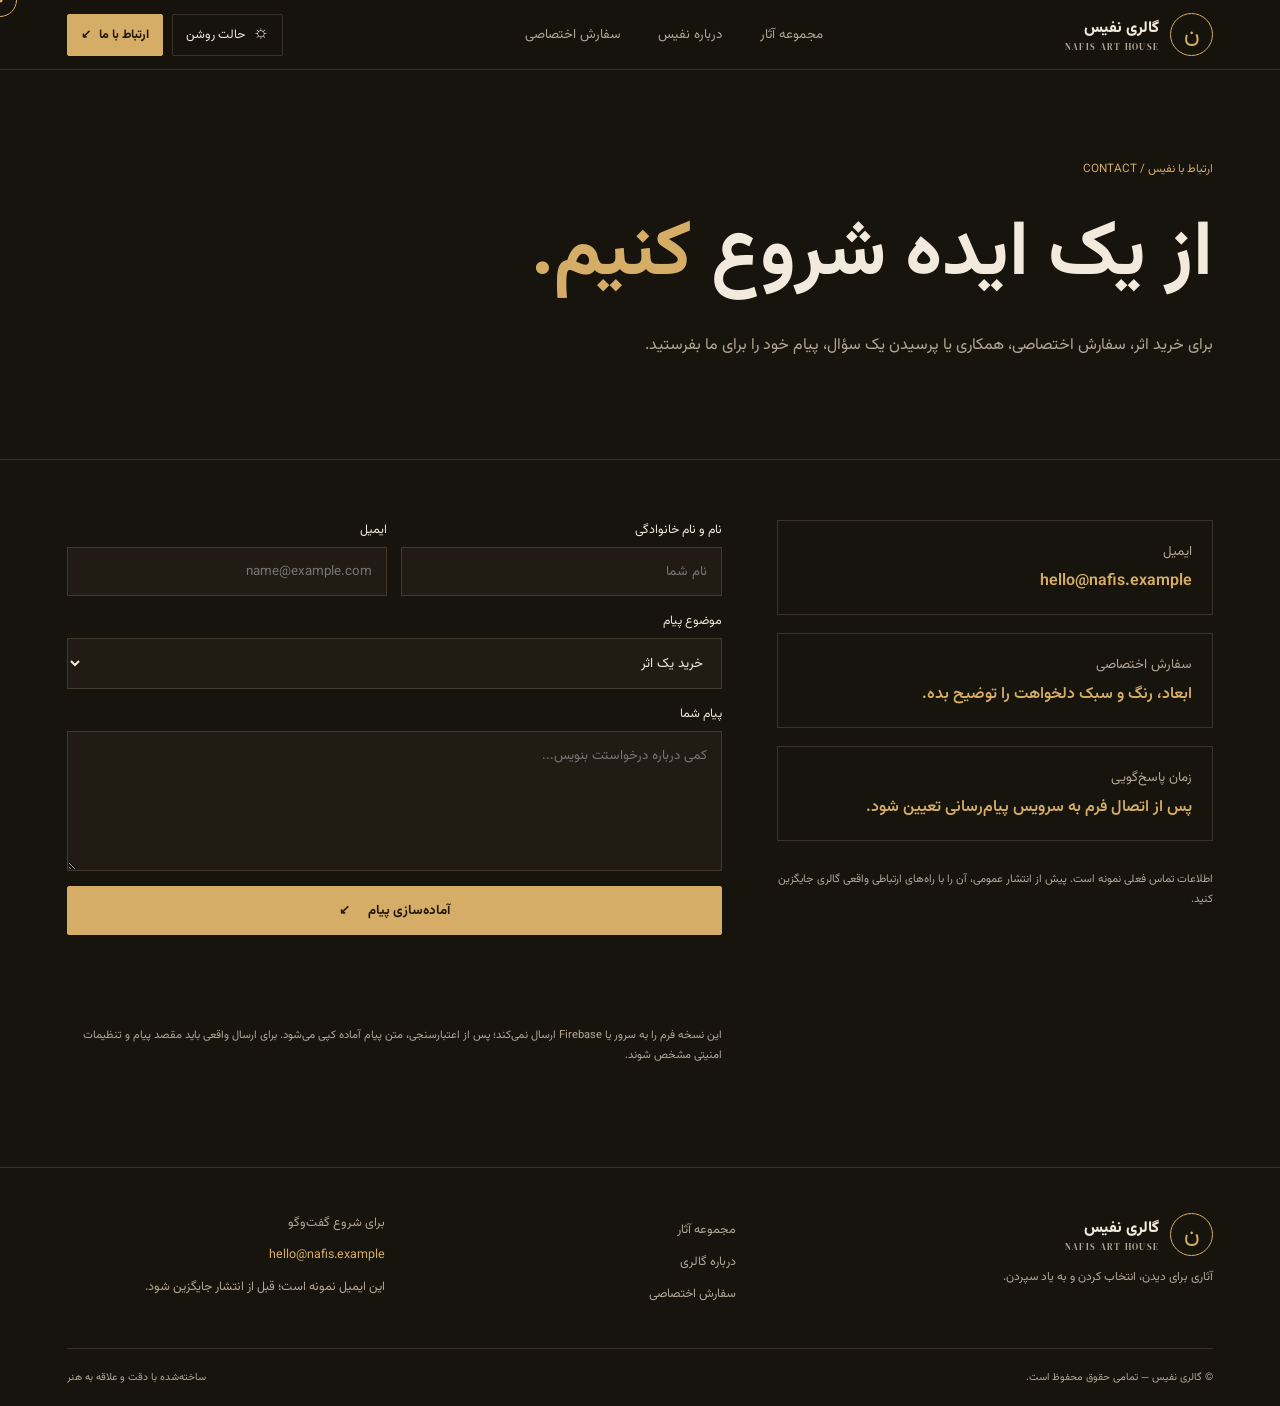
<file: pages/contact.html>
<!doctype html><html lang="fa" dir="rtl" data-theme="dark"><head><meta charset="utf-8"><meta name="viewport" content="width=device-width,initial-scale=1"><meta name="theme-color" content="#17130d"><title>ارتباط و سفارش | گالری نفیس</title><link rel="preconnect" href="https://fonts.googleapis.com"><link href="https://fonts.googleapis.com/css2?family=DM+Serif+Display&family=Vazirmatn:wght@400;500;600;700;800&display=swap" rel="stylesheet"><link rel="stylesheet" href="../assets/css/main.css"><script>try{let t=localStorage.getItem('nafis-theme');if(t)document.documentElement.dataset.theme=t}catch(e){}</script></head><body><div class="cursor-dot" data-cursor-dot></div><div class="cursor-outline" data-cursor-outline></div><header data-site-header></header><main><section class="page-hero wrap"><p class="eyebrow">ارتباط با نفیس / CONTACT</p><h1>از یک ایده شروع <em>کنیم.</em></h1><p>برای خرید اثر، سفارش اختصاصی، همکاری یا پرسیدن یک سؤال، پیام خود را برای ما بفرستید.</p></section><section class="page-content wrap"><div class="contact-layout"><aside class="contact-details reveal"><div class="contact-detail"><small>ایمیل</small><strong>hello@nafis.example</strong></div><div class="contact-detail"><small>سفارش اختصاصی</small><strong>ابعاد، رنگ و سبک دلخواهت را توضیح بده.</strong></div><div class="contact-detail"><small>زمان پاسخ‌گویی</small><strong>پس از اتصال فرم به سرویس پیام‌رسانی تعیین شود.</strong></div><p class="form-note">اطلاعات تماس فعلی نمونه است. پیش از انتشار عمومی، آن را با راه‌های ارتباطی واقعی گالری جایگزین کنید.</p></aside><form class="contact-form reveal" id="contact-form"><div class="form-row"><div class="field"><label for="name">نام و نام خانوادگی</label><input id="name" name="name" autocomplete="name" required placeholder="نام شما"></div><div class="field"><label for="email">ایمیل</label><input id="email" name="email" type="email" autocomplete="email" required placeholder="name@example.com"></div></div><div class="field"><label for="subject">موضوع پیام</label><select id="subject" name="subject"><option>خرید یک اثر</option><option>سفارش اختصاصی</option><option>همکاری</option><option>سایر موارد</option></select></div><div class="field"><label for="message">پیام شما</label><textarea id="message" name="message" required minlength="10" placeholder="کمی درباره درخواستت بنویس..."></textarea></div><button class="button button-gold" type="submit">آماده‌سازی پیام <span>↙</span></button><p class="form-status" id="form-status" role="status" aria-live="polite"></p><p class="form-note">این نسخه فرم را به سرور یا Firebase ارسال نمی‌کند؛ پس از اعتبارسنجی، متن پیام آماده کپی می‌شود. برای ارسال واقعی باید مقصد پیام و تنظیمات امنیتی مشخص شوند.</p></form></div></section></main><footer data-site-footer></footer><script src="../assets/js/components.js" defer></script><script src="../assets/js/main.js" defer></script><script src="../assets/js/contact.js" defer></script></body></html>
</file>
<file: assets/css/main.css>
/* Nafis Art House — design system */
:root{color-scheme:dark;--bg:#17130d;--surface:#211b13;--surface-2:#2a2319;--text:#f2eadc;--muted:#b3a795;--line:rgba(238,218,183,.16);--gold:#d5ad66;--gold-strong:#e6c581;--pad:clamp(20px,5.2vw,84px);--max:1440px;--shadow:0 24px 80px rgba(0,0,0,.24);font-family:"Vazirmatn",sans-serif}
:root[data-theme="light"]{color-scheme:light;--bg:#f4f0e7;--surface:#fffdf8;--surface-2:#e9e1d3;--text:#272117;--muted:#706657;--line:rgba(64,48,25,.17);--gold:#94702e;--gold-strong:#75551e;--shadow:0 24px 70px rgba(70,53,28,.12)}
*{box-sizing:border-box}html{scroll-behavior:smooth;scroll-padding-top:90px}body{margin:0;background:var(--bg);color:var(--text);overflow-x:hidden;transition:background .25s,color .25s}body,button,input,textarea,select{font-family:"Vazirmatn",sans-serif}button,a{-webkit-tap-highlight-color:transparent}a{color:inherit;text-decoration:none}button{color:inherit}img{display:block;max-width:100%}button:focus-visible,a:focus-visible,input:focus-visible,textarea:focus-visible{outline:2px solid var(--gold);outline-offset:4px}.wrap{width:min(100%,var(--max));margin-inline:auto;padding-inline:var(--pad)}.section-pad{padding-top:100px;padding-bottom:90px}.skip-link{position:fixed;top:-100px;right:15px;z-index:1000;padding:12px;background:var(--gold);color:#21180a}.skip-link:focus{top:15px}
.site-header{position:sticky;top:0;z-index:100;display:flex;align-items:center;justify-content:space-between;gap:24px;padding:13px var(--pad);background:color-mix(in srgb,var(--bg) 88%,transparent);backdrop-filter:blur(18px);border-bottom:1px solid var(--line)}.brand{display:inline-flex;align-items:center;gap:11px;flex-shrink:0}.brand-mark{display:grid;place-items:center;width:43px;height:43px;border:1px solid var(--gold);border-radius:50%;color:var(--gold);font-size:1.45rem}.brand-copy{display:grid;gap:1px}.brand-copy strong{font-size:.97rem;font-weight:800}.brand-copy small{font-family:"DM Serif Display",serif;font-size:.55rem;letter-spacing:.15em;color:var(--muted);direction:ltr;text-align:right}.desktop-nav{display:flex;align-items:center;gap:clamp(18px,3vw,42px);font-size:.83rem;color:var(--muted)}.desktop-nav a,.footer-links a{transition:color .2s}.desktop-nav a:hover,.footer-links a:hover{color:var(--gold)}.header-actions{display:flex;align-items:center;gap:9px}.theme-toggle,.header-contact,.menu-toggle{min-height:42px;border:1px solid var(--line);background:transparent;border-radius:2px;display:inline-flex;align-items:center;justify-content:center;gap:8px;padding:0 13px;cursor:pointer;font-size:.78rem;white-space:nowrap}.theme-toggle:hover,.header-contact:hover{border-color:var(--gold);color:var(--gold)}.theme-icon{font-size:1.15rem;line-height:1}.header-contact{background:var(--gold);border-color:var(--gold);color:#21180a;font-weight:700}.header-contact:hover{background:var(--gold-strong);color:#21180a}.menu-toggle{display:none;width:42px;padding:0;flex-direction:column;gap:5px}.menu-toggle span{width:17px;height:1.5px;background:var(--text);transition:transform .2s}.menu-toggle[aria-expanded=true] span:first-child{transform:translateY(3.25px) rotate(45deg)}.menu-toggle[aria-expanded=true] span:last-child{transform:translateY(-3.25px) rotate(-45deg)}.mobile-menu{position:sticky;top:69px;z-index:99;padding:10px var(--pad) 17px;background:var(--surface);border-bottom:1px solid var(--line)}.mobile-menu[hidden]{display:none}.mobile-menu a{display:block;padding:13px 4px;border-bottom:1px solid var(--line);font-size:.94rem}.mobile-menu a:last-child{border:0}
.eyebrow{display:flex;align-items:center;gap:10px;margin:0 0 20px;color:var(--gold);font-size:.73rem}.eyebrow>span{display:inline-block;width:23px;height:1px;background:var(--gold)}.hero{position:relative;min-height:650px;display:grid;grid-template-columns:minmax(0,1fr) minmax(300px,.86fr);align-items:center;gap:clamp(32px,6vw,90px);padding-top:75px;padding-bottom:105px}.hero-copy{position:relative;z-index:2;max-width:690px}.hero h1{margin:0;font-size:clamp(2.7rem,5.6vw,5.7rem);font-weight:800;line-height:1.42;letter-spacing:-.055em}.hero h1 em,.section-heading h2 em,.manifesto-copy h2 em,.custom-copy h2 em,.page-hero h1 em{color:var(--gold);font-style:normal}.hero-description{max-width:550px;margin:22px 0 0;color:var(--muted);font-size:1rem;line-height:2.15}.hero-actions{display:flex;flex-wrap:wrap;gap:12px;margin-top:30px}.button{min-height:49px;padding:0 20px;display:inline-flex;align-items:center;justify-content:center;gap:18px;border:1px solid var(--line);border-radius:2px;font-size:.83rem;font-weight:700;transition:transform .2s,background .2s,border-color .2s}.button:hover{transform:translateY(-2px)}.button-gold{background:var(--gold);border-color:var(--gold);color:#21180a}.button-gold:hover{background:var(--gold-strong)}.button-quiet{color:var(--text)}.button-quiet:hover{border-color:var(--gold)}.hero-meta{display:flex;align-items:center;gap:14px;margin-top:44px;color:var(--muted);font-size:.67rem}.hero-meta i,.hero-bottom i{display:inline-block;width:48px;height:1px;background:var(--gold);opacity:.7}.hero-art{position:relative;min-width:0;min-height:460px;display:grid;place-items:center}.hero-art-frame{position:relative;width:min(82%,410px);height:455px;padding:9px;border:1px solid var(--line);background:var(--surface);transform:rotate(-3deg);box-shadow:var(--shadow);z-index:1;will-change:transform}.hero-art-frame:before{content:"";position:absolute;inset:16px;border:1px solid rgba(255,255,255,.2);pointer-events:none;z-index:2}.hero-art-frame img{width:100%;height:100%;object-fit:cover}.art-stamp{position:absolute;top:10%;right:0;z-index:3;display:flex;align-items:center;justify-content:center;gap:7px;width:95px;height:95px;border-radius:50%;background:var(--gold);color:#241a0c;transform:rotate(8deg)}.art-stamp strong{font-family:"DM Serif Display",serif;font-size:1.8rem}.art-stamp small{font-size:.45rem;line-height:1.4;direction:ltr}.hero-note{position:absolute;bottom:9%;left:0;z-index:3;display:grid;gap:5px;min-width:185px;padding:16px 20px;background:var(--surface);border:1px solid var(--line);box-shadow:var(--shadow)}.hero-note span,.hero-note small{font-size:.65rem;color:var(--muted)}.hero-note strong{font-size:1rem}.orbit-ring{position:absolute;width:90%;aspect-ratio:1;border:1px solid var(--line);border-radius:50%;pointer-events:none}.hero-bottom{position:absolute;bottom:29px;inset-inline:var(--pad);display:flex;align-items:center;gap:13px;color:var(--muted);font-size:.59rem;letter-spacing:.1em}.hero-bottom a{margin-inline-start:auto;letter-spacing:0}.intro-band{display:flex;align-items:center;gap:clamp(20px,4vw,60px);padding-top:27px;padding-bottom:27px;border-top:1px solid var(--line);border-bottom:1px solid var(--line)}.intro-number{color:var(--gold);font-family:"DM Serif Display",serif;font-size:1.05rem;white-space:nowrap}.intro-band p{flex:1;margin:0;font-size:clamp(1rem,2vw,1.45rem);line-height:1.9}.intro-mark{font-size:1.8rem;color:var(--gold)}
.section-heading{display:flex;align-items:end;justify-content:space-between;gap:25px;margin-bottom:34px}.section-heading .eyebrow{margin-bottom:10px}.section-heading h2,.manifesto-copy h2,.custom-copy h2{margin:0;font-size:clamp(2rem,4vw,3.8rem);line-height:1.5;letter-spacing:-.04em}.gallery-toolbar{display:flex;align-items:center;justify-content:space-between;gap:18px;margin-bottom:28px}.search-box{display:flex;align-items:center;gap:10px;width:min(100%,330px);min-height:43px;padding:0 12px;border:1px solid var(--line);color:var(--gold)}.search-box input{width:100%;min-width:0;border:0;outline:0;background:transparent;color:var(--text);font-size:.78rem}.search-box input::placeholder{color:var(--muted)}.filter-chips{display:flex;flex-wrap:wrap;gap:7px}.filter-chip{min-height:38px;padding:0 14px;border:1px solid var(--line);background:transparent;color:var(--muted);font-size:.72rem;cursor:pointer}.filter-chip:hover,.filter-chip.is-active{border-color:var(--gold);color:var(--gold)}.art-grid{display:grid;grid-template-columns:repeat(3,minmax(0,1fr));gap:48px 24px;align-items:start}.art-card{min-width:0}.art-card-offset{margin-top:42px}.art-image{position:relative;display:block;width:100%;height:clamp(260px,33vw,430px);padding:0;overflow:hidden;border:1px solid var(--line);background:var(--surface);cursor:pointer;text-align:initial}.art-card-tall .art-image{height:clamp(310px,39vw,490px)}.art-image img{width:100%;height:100%;object-fit:cover;transition:transform .7s cubic-bezier(.2,.7,.2,1)}.art-image:hover img{transform:scale(1.045)}.image-index{position:absolute;top:14px;right:14px;padding:6px 9px;background:rgba(20,16,10,.7);color:#f6ead4;font-size:.6rem;direction:ltr}.image-open{position:absolute;bottom:13px;left:13px;display:grid;place-items:center;width:38px;height:38px;background:var(--gold);color:#21180a;font-size:1.1rem}.art-info{display:flex;align-items:start;justify-content:space-between;gap:12px;padding-top:17px}.art-info h3{margin:4px 0 0;font-size:1.08rem}.art-category{color:var(--muted);font-size:.67rem}.art-price{padding-top:5px;color:var(--gold);font-size:.78rem;white-space:nowrap}.art-price small{font-size:.62rem}.empty-state{padding:35px;text-align:center;color:var(--muted)}
.manifesto{display:grid;grid-template-columns:minmax(0,.95fr) minmax(0,1fr);align-items:center;gap:clamp(35px,8vw,120px)}.manifesto-visual{position:relative;padding:0 0 35px 35px}.manifesto-visual img{width:100%;height:480px;object-fit:cover;border:1px solid var(--line)}.manifesto-seal{position:absolute;bottom:0;left:0;display:grid;place-content:center;width:110px;height:110px;border-radius:50%;background:var(--gold);color:#21180a;text-align:center;font-size:.8rem;line-height:1.5;transform:rotate(-8deg)}.manifesto-seal b{font-size:1rem}.manifesto-copy h2{font-size:clamp(2rem,3.6vw,3.3rem)}.manifesto-copy>p:not(.eyebrow){max-width:580px;margin:22px 0;color:var(--muted);font-size:.92rem;line-height:2.2}.text-link{display:inline-flex;align-items:center;gap:13px;margin-top:10px;color:var(--gold);font-size:.8rem}.text-link span{transition:transform .2s}.text-link:hover span{transform:translateX(-4px)}
.custom-order{padding-bottom:100px}.custom-order-panel{position:relative;display:flex;align-items:center;justify-content:space-between;gap:35px;min-height:310px;padding:clamp(28px,5vw,65px);overflow:hidden;background:#20180e;color:#f6ebd7;border:1px solid rgba(213,173,102,.45)}.custom-copy{position:relative;z-index:2;max-width:650px}.custom-copy .eyebrow{color:#e2bc75}.custom-copy h2{font-size:clamp(2rem,4vw,3.7rem)}.custom-copy h2 em{color:#e2bc75}.custom-copy>p:not(.eyebrow){max-width:540px;color:#c4b69f;font-size:.9rem;line-height:2.1}.custom-orb{position:absolute;left:16%;top:-190px;width:450px;height:450px;border-radius:50%;border:1px solid rgba(226,188,117,.2);box-shadow:0 0 0 35px rgba(226,188,117,.025),0 0 0 80px rgba(226,188,117,.025)}.custom-index{position:relative;z-index:1;display:flex;align-items:center;gap:10px;color:#e2bc75;direction:ltr}.custom-index strong{font-family:"DM Serif Display",serif;font-size:4rem;font-weight:400}.custom-index small{font-size:.6rem;line-height:1.5}.journal-grid{display:grid;grid-template-columns:repeat(3,minmax(0,1fr));gap:16px}.journal-card{position:relative;min-height:230px;padding:25px;border:1px solid var(--line);background:var(--surface);transition:transform .2s,border-color .2s}.journal-card:hover{transform:translateY(-4px);border-color:var(--gold)}.journal-number{font-size:.59rem;color:var(--muted);letter-spacing:.08em;direction:ltr}.journal-icon{margin:17px 0 10px;color:var(--gold);font-size:1.55rem}.journal-card h3{margin:0 0 7px;font-size:1rem}.journal-card p{margin:0;max-width:290px;color:var(--muted);font-size:.78rem;line-height:1.9}.journal-arrow{position:absolute;left:23px;bottom:22px;color:var(--gold)}
.site-footer{display:grid;grid-template-columns:1.4fr 1fr 1fr;gap:32px;padding:45px var(--pad) 20px;border-top:1px solid var(--line);max-width:var(--max);margin-inline:auto}.footer-brand p{font-size:.75rem;color:var(--muted)}.footer-links,.footer-contact{display:flex;flex-direction:column;align-items:start;gap:12px;font-size:.78rem}.footer-links{padding-top:7px;color:var(--muted)}.footer-contact span{color:var(--muted)}.footer-contact a{color:var(--gold);direction:ltr}.footer-bottom{grid-column:1/-1;display:flex;justify-content:space-between;gap:15px;padding-top:20px;margin-top:12px;border-top:1px solid var(--line);font-size:.65rem;color:var(--muted)}
.product-dialog{width:min(800px,calc(100% - 28px));max-height:min(88dvh,760px);padding:0;border:1px solid var(--line);background:var(--surface);color:var(--text);box-shadow:var(--shadow)}.product-dialog::backdrop{background:rgba(0,0,0,.7);backdrop-filter:blur(4px)}.dialog-close{position:absolute;top:12px;left:12px;z-index:2;width:40px;height:40px;border:1px solid rgba(255,255,255,.4);background:rgba(20,16,10,.6);color:white;font-size:1.6rem;cursor:pointer}.dialog-image img{width:100%;height:300px;object-fit:cover}.dialog-content{padding:28px}.dialog-content h2{margin:0 0 12px}.dialog-content p:not(.eyebrow){color:var(--muted);line-height:2}.dialog-content>strong{display:block;margin:14px 0 22px;color:var(--gold)}
/* Pages */
.page-hero{padding-top:90px;padding-bottom:80px;border-bottom:1px solid var(--line)}.page-hero h1{max-width:900px;margin:0;font-size:clamp(2.5rem,6vw,5.2rem);line-height:1.5}.page-hero>p:not(.eyebrow){max-width:650px;color:var(--muted);line-height:2.1}.page-content{padding-top:60px;padding-bottom:90px}.prose{max-width:850px;color:var(--muted);line-height:2.2}.prose h2,.prose h3{color:var(--text)}.contact-layout{display:grid;grid-template-columns:.8fr 1.2fr;gap:55px}.contact-details{display:grid;gap:18px;align-content:start}.contact-detail{padding:20px;border:1px solid var(--line)}.contact-detail small{display:block;color:var(--muted);margin-bottom:7px}.contact-detail strong{color:var(--gold);font-weight:600}.contact-form{display:grid;gap:15px}.form-row{display:grid;grid-template-columns:1fr 1fr;gap:14px}.field{display:grid;gap:7px}.field label{font-size:.78rem}.field input,.field textarea,.field select{width:100%;min-width:0;border:1px solid var(--line);background:var(--surface);color:var(--text);padding:13px 14px;border-radius:0;outline:0}.field textarea{min-height:140px;resize:vertical}.form-status{min-height:24px;color:var(--gold);font-size:.8rem}.form-note{color:var(--muted);font-size:.7rem;line-height:1.8}.category-grid{display:grid;grid-template-columns:repeat(3,minmax(0,1fr));gap:20px}.category-card{position:relative;min-height:340px;overflow:hidden;border:1px solid var(--line)}.category-card img{position:absolute;inset:0;width:100%;height:100%;object-fit:cover;transition:transform .6s}.category-card:after{content:"";position:absolute;inset:0;background:linear-gradient(0deg,rgba(15,12,8,.86),transparent 65%)}.category-card:hover img{transform:scale(1.05)}.category-card div{position:absolute;z-index:1;right:20px;bottom:20px;left:20px}.category-card small{color:#ddbc7e}.category-card h2{margin:7px 0;color:#fff}.category-card p{margin:0;color:#ddd0bc;font-size:.8rem}.not-found{text-align:center;padding:100px 20px}.not-found h1{font-size:clamp(3rem,8vw,6rem);margin:0;color:var(--gold)}.not-found p{color:var(--muted)}
/* Reveal + cursor */
.reveal{opacity:0;transform:translateY(18px);transition:opacity .65s ease,transform .65s ease}.reveal.is-visible{opacity:1;transform:translateY(0)}[hidden]{display:none!important}.cursor-dot,.cursor-outline{position:fixed;top:0;left:0;z-index:9999;pointer-events:none;border-radius:50%;opacity:0;transform:translate(-50%,-50%);transition:opacity .2s,background .2s,border-color .2s,width .2s,height .2s}.cursor-dot{width:5px;height:5px;background:var(--gold)}.cursor-outline{width:34px;height:34px;border:1px solid var(--gold);transition:opacity .2s,border-color .2s,width .25s,height .25s,background .25s}.cursor-outline.is-hover{width:55px;height:55px;background:rgba(213,173,102,.1)}body.cursor-ready .cursor-dot,body.cursor-ready .cursor-outline{opacity:1}body.cursor-ready,body.cursor-ready a,body.cursor-ready button{cursor:none}.cursor-outline.is-click{width:25px;height:25px;background:rgba(213,173,102,.2)}.cursor-outline.is-hidden{opacity:0}
@media(max-width:1000px){.desktop-nav{gap:16px}.desktop-nav a{font-size:.75rem}.theme-label{display:none}.theme-toggle{width:42px;padding:0}.hero{gap:25px;min-height:600px}.hero-art{min-height:390px}.hero-art-frame{height:390px}.art-grid{grid-template-columns:repeat(2,minmax(0,1fr))}.art-card-tall .art-image,.art-image{height:clamp(280px,42vw,430px)}.art-card-offset{margin-top:0}.manifesto{gap:35px}.manifesto-visual img{height:400px}.contact-layout{gap:30px}}
@media(max-width:760px){:root{--pad:clamp(17px,5vw,28px)}.section-pad{padding-top:70px;padding-bottom:65px}.site-header{gap:12px;padding-block:10px}.desktop-nav,.header-contact{display:none}.menu-toggle{display:flex}.brand-mark{width:38px;height:38px;font-size:1.25rem}.brand-copy strong{font-size:.88rem}.brand-copy small{font-size:.49rem}.header-actions{gap:7px}.theme-toggle{height:42px;min-height:42px;width:42px}.hero{grid-template-columns:minmax(0,1fr);gap:24px;min-height:unset;padding-top:50px;padding-bottom:94px}.hero h1{font-size:clamp(2.5rem,9.8vw,4.4rem);line-height:1.5}.hero-description{font-size:.92rem;line-height:2}.hero-actions{display:grid;grid-template-columns:1fr;gap:9px;max-width:420px}.hero-actions .button{width:100%}.hero-meta{margin-top:28px;gap:10px;font-size:.6rem}.hero-art{min-height:clamp(310px,90vw,440px);margin-inline:3px}.hero-art-frame{width:72%;height:clamp(300px,82vw,400px)}.art-stamp{width:78px;height:78px;right:2%;top:8%}.art-stamp strong{font-size:1.5rem}.hero-note{left:1%;bottom:7%;min-width:145px;padding:12px 14px}.hero-note strong{font-size:.9rem}.hero-bottom{font-size:.49rem;gap:8px}.hero-bottom i{width:25px}.intro-band{gap:12px;padding-block:22px}.intro-band p{font-size:.95rem;line-height:2;flex-basis:calc(100% - 80px)}.intro-mark{margin-inline-start:auto}.section-heading{align-items:start;flex-direction:column;gap:8px;margin-bottom:25px}.section-heading h2{font-size:clamp(2rem,8vw,3rem)}.gallery-toolbar{align-items:stretch;flex-direction:column;gap:12px}.search-box{width:100%;min-height:46px}.filter-chips{display:grid;grid-template-columns:repeat(4,minmax(0,1fr));gap:6px}.filter-chip{padding-inline:5px;min-width:0;font-size:.67rem}.art-grid{grid-template-columns:repeat(2,minmax(0,1fr));gap:30px 12px}.art-image,.art-card-tall .art-image{height:clamp(190px,51vw,330px)}.art-info{flex-direction:column;gap:5px;padding-top:11px}.art-info h3{font-size:.92rem}.art-category{font-size:.6rem}.art-price{font-size:.68rem;white-space:normal;line-height:1.8}.manifesto{grid-template-columns:minmax(0,1fr);gap:28px}.manifesto-visual{padding:0 0 25px 24px}.manifesto-visual img{height:clamp(280px,78vw,400px)}.manifesto-seal{width:88px;height:88px;font-size:.7rem}.manifesto-copy h2{font-size:clamp(2rem,7.6vw,3rem)}.manifesto-copy>p:not(.eyebrow){font-size:.85rem}.custom-order{padding-bottom:70px}.custom-order-panel{min-height:unset;padding:30px 22px;align-items:flex-start}.custom-copy h2{font-size:clamp(2rem,7.7vw,3rem)}.custom-copy>p:not(.eyebrow){font-size:.83rem}.custom-index{display:none}.custom-orb{left:-180px;top:-80px;width:350px;height:350px}.journal-grid{grid-template-columns:1fr;gap:10px}.journal-card{min-height:190px;padding:21px}.journal-icon{margin-top:12px}.site-footer{grid-template-columns:1fr 1fr;gap:25px 18px;padding-top:35px}.footer-brand{grid-column:1/-1}.footer-bottom{flex-direction:column;gap:7px}.contact-layout{grid-template-columns:1fr;gap:30px}.form-row{grid-template-columns:1fr}.category-grid{grid-template-columns:repeat(2,minmax(0,1fr));gap:12px}.category-card{min-height:280px}.page-hero{padding-top:60px;padding-bottom:50px}.page-content{padding-top:40px;padding-bottom:65px}.cursor-dot,.cursor-outline{display:none}body.cursor-ready,body.cursor-ready a,body.cursor-ready button{cursor:auto}}
@media(max-width:390px){:root{--pad:16px}.brand{gap:7px}.brand-mark{width:34px;height:34px}.brand-copy strong{font-size:.8rem}.brand-copy small{font-size:.43rem}.header-actions{gap:5px}.theme-toggle,.menu-toggle{width:38px;min-width:38px;min-height:38px;height:38px}.hero h1{font-size:clamp(2.15rem,10vw,2.65rem)}.hero-art{min-height:300px}.hero-art-frame{height:285px;width:75%}.hero-note{min-width:130px}.hero-note span,.hero-note small{font-size:.57rem}.hero-bottom span:first-child{font-size:.42rem}.filter-chips{grid-template-columns:repeat(2,minmax(0,1fr))}.filter-chip{font-size:.72rem}.art-grid{grid-template-columns:minmax(0,1fr);gap:27px}.art-image,.art-card-tall .art-image{height:clamp(250px,78vw,350px)}.art-info{flex-direction:row;align-items:center}.art-info h3{font-size:1rem}.art-price{font-size:.72rem;text-align:left}.site-footer{grid-template-columns:minmax(0,1fr)}.footer-brand{grid-column:auto}.footer-bottom{grid-column:auto}.category-grid{grid-template-columns:1fr}.category-card{min-height:320px}}
@media(prefers-reduced-motion:reduce){*,*::before,*::after{scroll-behavior:auto!important;transition-duration:.01ms!important;animation-duration:.01ms!important}.reveal{opacity:1;transform:none}.cursor-dot,.cursor-outline{display:none}}
</file>
